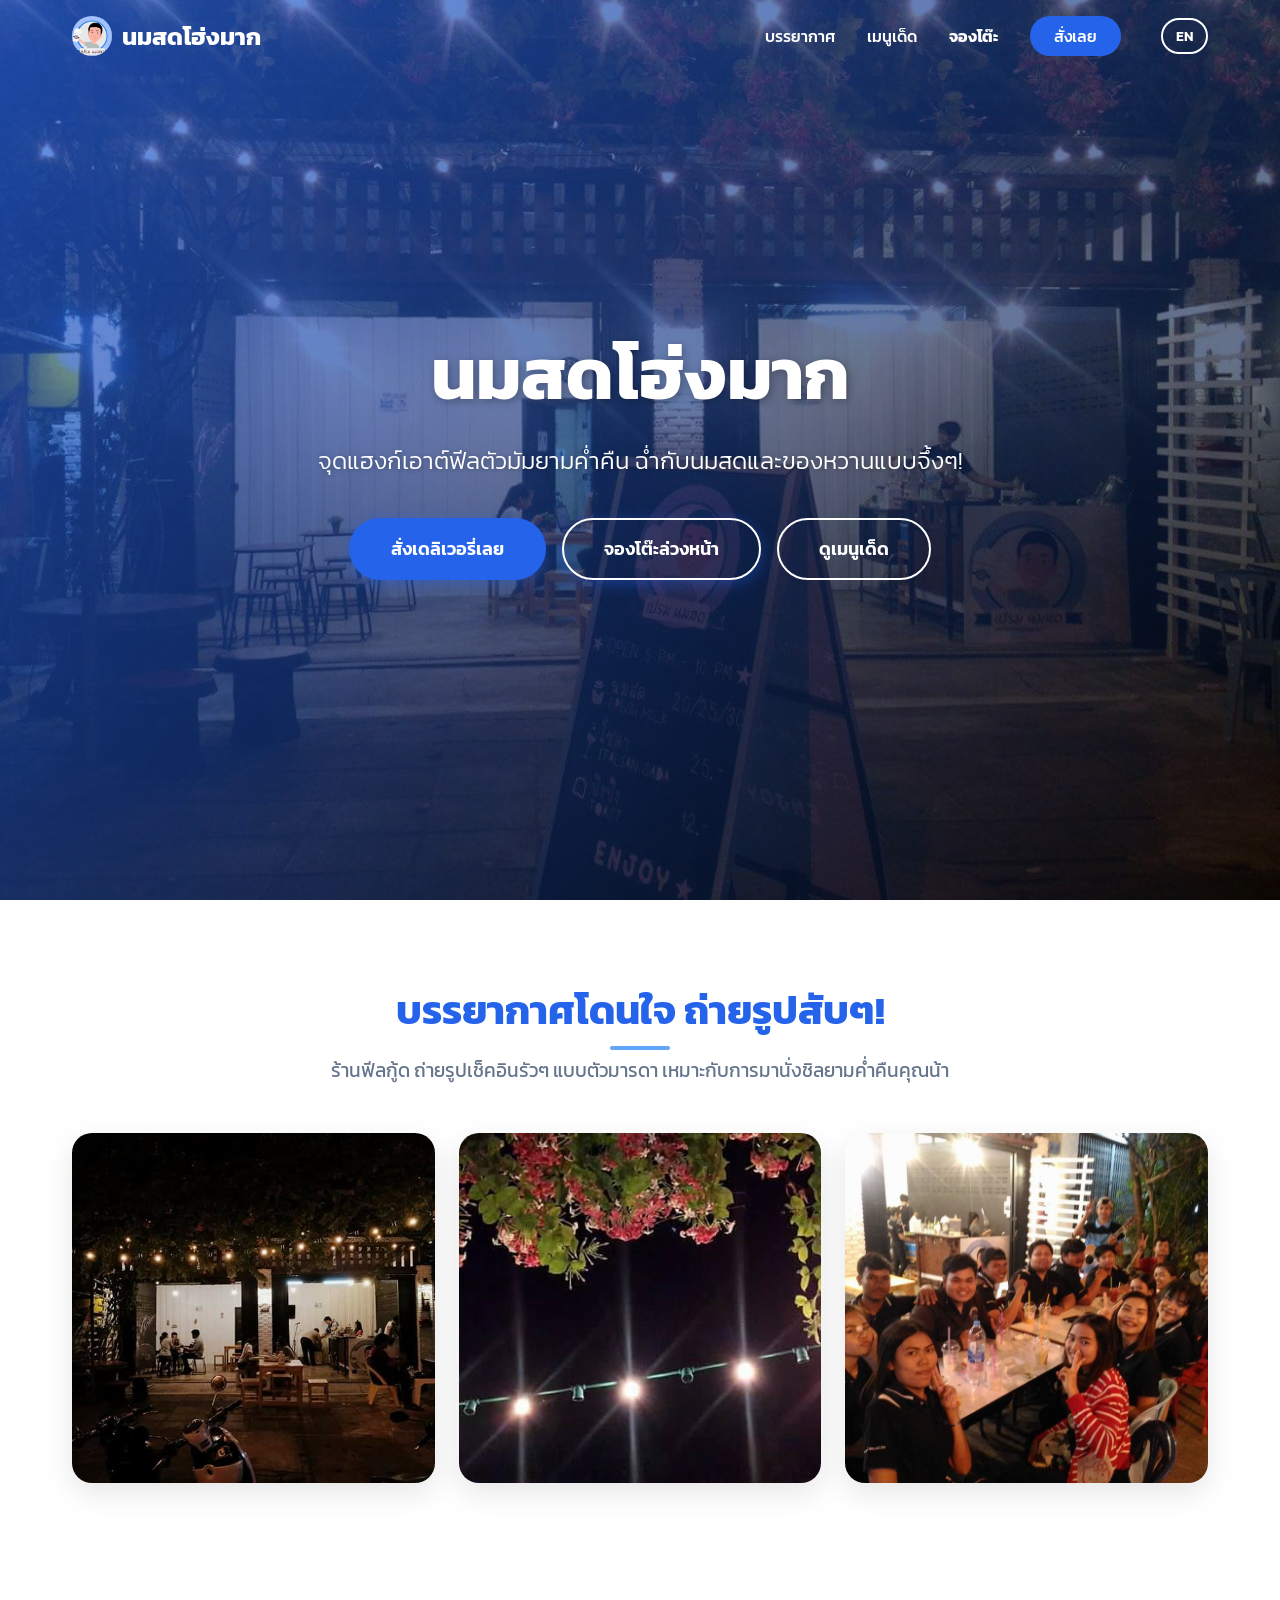
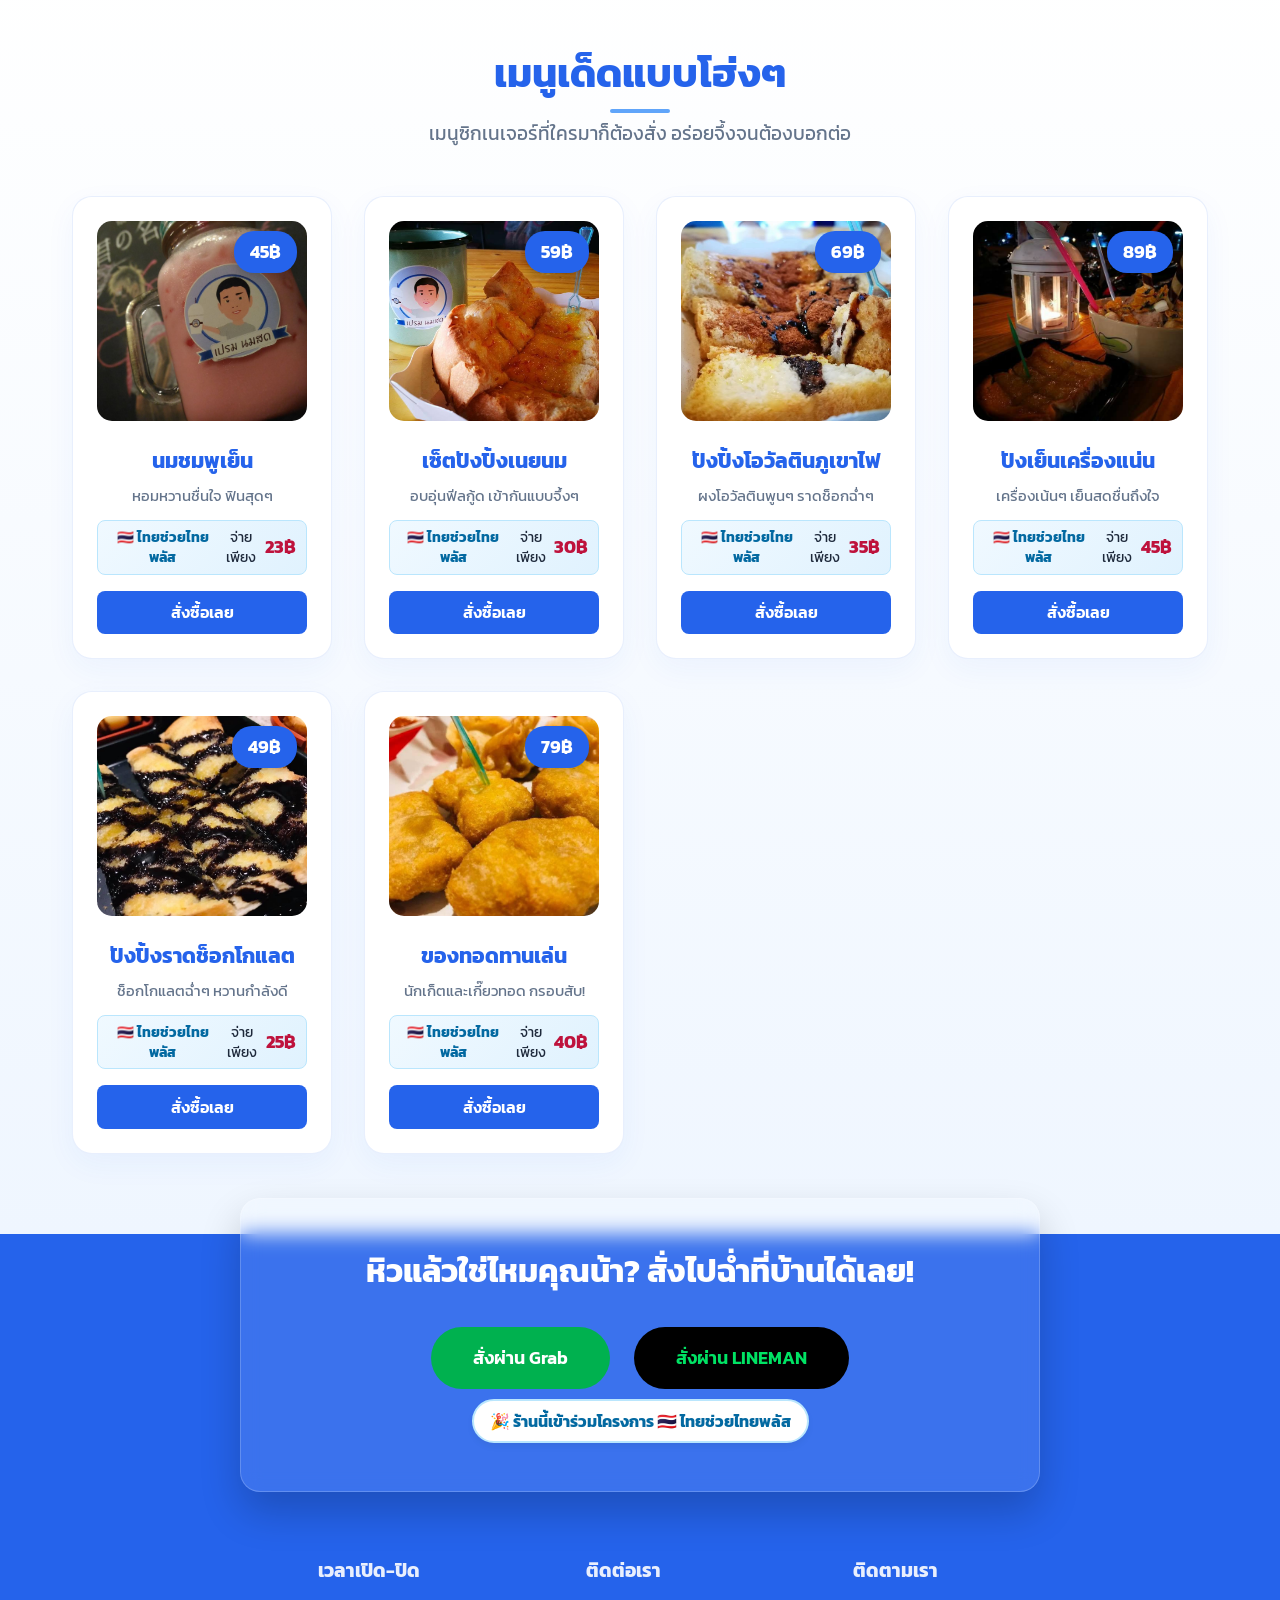
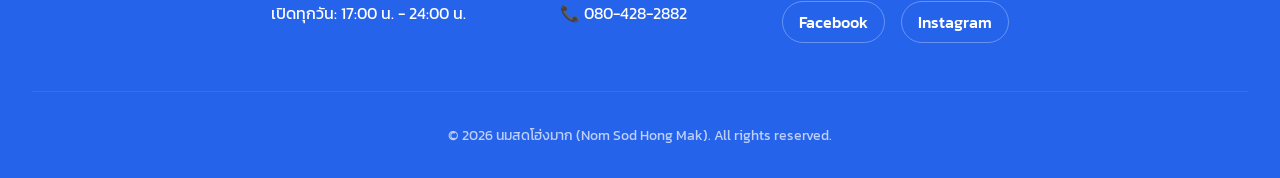
<file: index.html>
<!DOCTYPE html>
<html lang="th">
<head>
    <meta charset="UTF-8">
    <meta name="viewport" content="width=device-width, initial-scale=1.0">
    <title id="page-title">นมสดโฮ่งมาก - จุดแฮงก์เอาต์ฟีลตัวมัมยามค่ำคืน</title>
    <meta name="description" id="page-desc" content="นมสดโฮ่งมาก ร้านนมสดกลางคืนสไตล์ตัวมัม ฉ่ำกับนมสด ของหวาน และบรรยากาศสุดจึ้ง">
    <link rel="preconnect" href="https://fonts.googleapis.com">
    <link rel="preconnect" href="https://fonts.gstatic.com" crossorigin>
    <link href="https://fonts.googleapis.com/css2?family=Kanit:wght@300;400;500;600;700&display=swap" rel="stylesheet">
    <link rel="stylesheet" href="style.css">
</head>
<body>

    <!-- Navbar -->
    <nav class="navbar">
        <div class="nav-container">
            <div class="logo">
                <img src="assets/logo.png" alt="นมสดโฮ่งมาก Logo">
                <span class="translate" data-th="นมสดโฮ่งมาก" data-en="Hong Mak Fresh Milk">นมสดโฮ่งมาก</span>
            </div>
            <div class="nav-links">
                <a href="#atmosphere" class="translate" data-th="บรรยากาศ" data-en="Atmosphere">บรรยากาศ</a>
                <a href="#menu" class="translate" data-th="เมนูเด็ด" data-en="Signature Menu">เมนูเด็ด</a>
                <a href="reserve.html" class="translate" style="font-weight: bold; color: var(--pink-pastel);" data-th="จองโต๊ะ" data-en="Book a Table">จองโต๊ะ</a>
                <a href="order.html" class="nav-cta translate" data-th="สั่งเลย" data-en="Order Now">สั่งเลย</a>
                <button id="lang-toggle" class="btn-lang">EN</button>
            </div>
        </div>
    </nav>

    <!-- Hero Section -->
    <section class="hero" id="hero">
        <div class="hero-bg" style="background-image: url('assets/บรรยากาศในร้าน/493940943_2527267730945907_8741123150059989016_n.jpg');"></div>
        <div class="hero-overlay"></div>
        <div class="hero-content">
            <h1 class="hero-title translate" data-th="นมสดโฮ่งมาก" data-en="Hong Mak Fresh Milk">นมสดโฮ่งมาก</h1>
            <p class="hero-subtitle translate" data-th="จุดแฮงก์เอาต์ฟีลตัวมัมยามค่ำคืน ฉ่ำกับนมสดและของหวานแบบจึ้งๆ!" data-en="The ultimate night hangout! Slay with our fresh milk and epic desserts!">จุดแฮงก์เอาต์ฟีลตัวมัมยามค่ำคืน ฉ่ำกับนมสดและของหวานแบบจึ้งๆ!</p>
            <div class="hero-buttons">
                <a href="#footer" class="btn btn-primary pulse-animation translate" data-th="สั่งเดลิเวอรี่เลย" data-en="Order Delivery">สั่งเดลิเวอรี่เลย</a>
                <a href="reserve.html" class="btn btn-primary translate" style="background-color: var(--pink-dark); border-color: var(--pink-dark);" data-th="จองโต๊ะล่วงหน้า" data-en="Book a Table">จองโต๊ะล่วงหน้า</a>
                <a href="#menu" class="btn btn-outline translate" data-th="ดูเมนูเด็ด" data-en="View Menu">ดูเมนูเด็ด</a>
            </div>
        </div>
    </section>

    <!-- Atmosphere & Photo Spots -->
    <section class="atmosphere" id="atmosphere">
        <div class="section-container">
            <h2 class="section-title translate" data-th="บรรยากาศโดนใจ ถ่ายรูปสับๆ!" data-en="Vibe Check: Slaying Photo Spots!">บรรยากาศโดนใจ ถ่ายรูปสับๆ!</h2>
            <p class="section-desc translate" data-th="ร้านฟีลกู้ด ถ่ายรูปเช็คอินรัวๆ แบบตัวมารดา เหมาะกับการมานั่งชิลยามค่ำคืนคุณน้า" data-en="Feel-good cafe for the ultimate check-ins. Perfect for chilling out at night!">ร้านฟีลกู้ด ถ่ายรูปเช็คอินรัวๆ แบบตัวมารดา เหมาะกับการมานั่งชิลยามค่ำคืนคุณน้า</p>
            
            <div class="photo-grid">
                <div class="photo-item">
                    <img src="assets/บรรยากาศในร้าน/461514505_2344750892530926_8616067714999523478_n.jpg" alt="มุมถ่ายรูป 1">
                </div>
                <div class="photo-item">
                    <img src="assets/บรรยากาศในร้าน/492518988_2527277434278270_2006123765050258299_n.jpg" alt="มุมถ่ายรูป 2">
                </div>
                <div class="photo-item">
                    <img src="assets/บรรยากาศในร้าน/492549908_2527277360944944_1235157329857653281_n.jpg" alt="มุมถ่ายรูป 3">
                </div>
            </div>
        </div>
    </section>

    <!-- Menu Highlights -->
    <section class="menu" id="menu">
        <div class="section-container">
            <h2 class="section-title translate" data-th="เมนูเด็ดแบบโฮ่งๆ" data-en="Epic Signature Menu">เมนูเด็ดแบบโฮ่งๆ</h2>
            <p class="section-desc translate" data-th="เมนูซิกเนเจอร์ที่ใครมาก็ต้องสั่ง อร่อยจึ้งจนต้องบอกต่อ" data-en="Must-try signature items that are so good you'll tell everyone!">เมนูซิกเนเจอร์ที่ใครมาก็ต้องสั่ง อร่อยจึ้งจนต้องบอกต่อ</p>
            
            <div class="menu-cards">
                <!-- Item 1 -->
                <div class="card">
                    <div class="card-img-wrapper">
                        <div class="price-tag">45฿</div>
                        <img src="assets/เมนูร้าน/493473120_2528534147485932_1438962868243656304_n.jpg" alt="นมชมพูเย็น">
                    </div>
                    <div class="card-content">
                        <h3 class="translate" data-th="นมชมพูเย็น" data-en="Iced Pink Milk">นมชมพูเย็น</h3>
                        <p class="translate" data-th="หอมหวานชื่นใจ ฟินสุดๆ" data-en="Sweet and refreshing!">หอมหวานชื่นใจ ฟินสุดๆ</p>
                        <div class="tct-badge">
                            <span class="tct-logo">🇹🇭 ไทยช่วยไทยพลัส</span>
                            <span class="translate" data-th="จ่ายเพียง" data-en="Pay only">จ่ายเพียง</span> <span class="tct-price">23฿</span>
                        </div>
                        <button class="btn-order translate" onclick="window.location.href='order.html'" data-th="สั่งซื้อเลย" data-en="Order Now">สั่งซื้อเลย</button>
                    </div>
                </div>
                <!-- Item 2 -->
                <div class="card">
                    <div class="card-img-wrapper">
                        <div class="price-tag">59฿</div>
                        <img src="assets/เมนูร้าน/492412841_2527023350970345_4918805182070823305_n.jpg" alt="เซ็ตปังปิ้งและนม">
                    </div>
                    <div class="card-content">
                        <h3 class="translate" data-th="เซ็ตปังปิ้งเนยนม" data-en="Butter Toast Set">เซ็ตปังปิ้งเนยนม</h3>
                        <p class="translate" data-th="อบอุ่นฟีลกู้ด เข้ากันแบบจึ้งๆ" data-en="Heartwarming and perfectly matched!">อบอุ่นฟีลกู้ด เข้ากันแบบจึ้งๆ</p>
                        <div class="tct-badge">
                            <span class="tct-logo">🇹🇭 ไทยช่วยไทยพลัส</span>
                            <span class="translate" data-th="จ่ายเพียง" data-en="Pay only">จ่ายเพียง</span> <span class="tct-price">30฿</span>
                        </div>
                        <button class="btn-order translate" onclick="window.location.href='order.html'" data-th="สั่งซื้อเลย" data-en="Order Now">สั่งซื้อเลย</button>
                    </div>
                </div>
                <!-- Item 3 -->
                <div class="card">
                    <div class="card-img-wrapper">
                        <div class="price-tag">69฿</div>
                        <img src="assets/เมนูร้าน/493540617_2527023530970327_8570458719034524791_n.jpg" alt="ปังปิ้งโอวัลตินภูเขาไฟ">
                    </div>
                    <div class="card-content">
                        <h3 class="translate" data-th="ปังปิ้งโอวัลตินภูเขาไฟ" data-en="Ovaltine Volcano Toast">ปังปิ้งโอวัลตินภูเขาไฟ</h3>
                        <p class="translate" data-th="ผงโอวัลตินพูนๆ ราดช็อกฉ่ำๆ" data-en="Loaded with Ovaltine powder and chocolate!">ผงโอวัลตินพูนๆ ราดช็อกฉ่ำๆ</p>
                        <div class="tct-badge">
                            <span class="tct-logo">🇹🇭 ไทยช่วยไทยพลัส</span>
                            <span class="translate" data-th="จ่ายเพียง" data-en="Pay only">จ่ายเพียง</span> <span class="tct-price">35฿</span>
                        </div>
                        <button class="btn-order translate" onclick="window.location.href='order.html'" data-th="สั่งซื้อเลย" data-en="Order Now">สั่งซื้อเลย</button>
                    </div>
                </div>
                <!-- Item 4 -->
                <div class="card">
                    <div class="card-img-wrapper">
                        <div class="price-tag">89฿</div>
                        <img src="assets/เมนูร้าน/492846847_2529634777375869_7035050521733813971_n.jpg" alt="ปังเย็นเครื่องแน่น">
                    </div>
                    <div class="card-content">
                        <h3 class="translate" data-th="ปังเย็นเครื่องแน่น" data-en="Loaded Shaved Ice">ปังเย็นเครื่องแน่น</h3>
                        <p class="translate" data-th="เครื่องเน้นๆ เย็นสดชื่นถึงใจ" data-en="Packed with toppings, super refreshing!">เครื่องเน้นๆ เย็นสดชื่นถึงใจ</p>
                        <div class="tct-badge">
                            <span class="tct-logo">🇹🇭 ไทยช่วยไทยพลัส</span>
                            <span class="translate" data-th="จ่ายเพียง" data-en="Pay only">จ่ายเพียง</span> <span class="tct-price">45฿</span>
                        </div>
                        <button class="btn-order translate" onclick="window.location.href='order.html'" data-th="สั่งซื้อเลย" data-en="Order Now">สั่งซื้อเลย</button>
                    </div>
                </div>
                <!-- Item 5 -->
                <div class="card">
                    <div class="card-img-wrapper">
                        <div class="price-tag">49฿</div>
                        <img src="assets/เมนูร้าน/44318093_775478239458207_3282462492936110080_n.jpg" alt="ปังปิ้งราดช็อกโกแลต">
                    </div>
                    <div class="card-content">
                        <h3 class="translate" data-th="ปังปิ้งราดช็อกโกแลต" data-en="Chocolate Drizzled Toast">ปังปิ้งราดช็อกโกแลต</h3>
                        <p class="translate" data-th="ช็อกโกแลตฉ่ำๆ หวานกำลังดี" data-en="Juicy chocolate, perfectly sweet!">ช็อกโกแลตฉ่ำๆ หวานกำลังดี</p>
                        <div class="tct-badge">
                            <span class="tct-logo">🇹🇭 ไทยช่วยไทยพลัส</span>
                            <span class="translate" data-th="จ่ายเพียง" data-en="Pay only">จ่ายเพียง</span> <span class="tct-price">25฿</span>
                        </div>
                        <button class="btn-order translate" onclick="window.location.href='order.html'" data-th="สั่งซื้อเลย" data-en="Order Now">สั่งซื้อเลย</button>
                    </div>
                </div>
                <!-- Item 6 -->
                <div class="card">
                    <div class="card-img-wrapper">
                        <div class="price-tag">79฿</div>
                        <img src="assets/เมนูร้าน/44342331_775477832791581_5534039281854578688_n.jpg" alt="ของทอดทานเล่น">
                    </div>
                    <div class="card-content">
                        <h3 class="translate" data-th="ของทอดทานเล่น" data-en="Fried Snacks Combo">ของทอดทานเล่น</h3>
                        <p class="translate" data-th="นักเก็ตและเกี๊ยวทอด กรอบสับ!" data-en="Crispy nuggets and fried wontons!">นักเก็ตและเกี๊ยวทอด กรอบสับ!</p>
                        <div class="tct-badge">
                            <span class="tct-logo">🇹🇭 ไทยช่วยไทยพลัส</span>
                            <span class="translate" data-th="จ่ายเพียง" data-en="Pay only">จ่ายเพียง</span> <span class="tct-price">40฿</span>
                        </div>
                        <button class="btn-order translate" onclick="window.location.href='order.html'" data-th="สั่งซื้อเลย" data-en="Order Now">สั่งซื้อเลย</button>
                    </div>
                </div>
            </div>
        </div>
    </section>

    <!-- Footer & Delivery CTA -->
    <footer class="footer" id="footer">
        <div class="footer-cta-box glass-panel">
            <h2 class="translate" data-th="หิวแล้วใช่ไหมคุณน้า? สั่งไปฉ่ำที่บ้านได้เลย!" data-en="Hungry? Order delivery and enjoy at home!">หิวแล้วใช่ไหมคุณน้า? สั่งไปฉ่ำที่บ้านได้เลย!</h2>
            <div class="delivery-buttons">
                <a href="#" class="btn btn-grab translate" data-th="สั่งผ่าน Grab" data-en="Order via Grab">สั่งผ่าน Grab</a>
                <a href="#" class="btn btn-lineman translate" data-th="สั่งผ่าน LINEMAN" data-en="Order via LINEMAN">สั่งผ่าน LINEMAN</a>
            </div>
            <div class="tct-footer-badge">
                🎉 <span class="translate" data-th="ร้านนี้เข้าร่วมโครงการ" data-en="Participating in">ร้านนี้เข้าร่วมโครงการ</span> 🇹🇭 ไทยช่วยไทยพลัส
            </div>
        </div>
        
        <div class="footer-info">
            <div class="info-group">
                <h3 class="translate" data-th="เวลาเปิด-ปิด" data-en="Opening Hours">เวลาเปิด-ปิด</h3>
                <p class="translate" data-th="เปิดทุกวัน: 17:00 น. - 24:00 น." data-en="Open Daily: 5:00 PM - Midnight">เปิดทุกวัน: 17:00 น. - 24:00 น.</p>
            </div>
            <div class="info-group">
                <h3 class="translate" data-th="ติดต่อเรา" data-en="Contact Us">ติดต่อเรา</h3>
                <p>📞 080-428-2882</p>
            </div>
            <div class="info-group">
                <h3 class="translate" data-th="ติดตามเรา" data-en="Follow Us">ติดตามเรา</h3>
                <div class="social-links">
                    <a href="#">Facebook</a>
                    <a href="#">Instagram</a>
                </div>
            </div>
        </div>
        <p class="copyright translate" data-th="&copy; 2026 นมสดโฮ่งมาก (Nom Sod Hong Mak). All rights reserved." data-en="&copy; 2026 Hong Mak Fresh Milk. All rights reserved.">&copy; 2026 นมสดโฮ่งมาก (Nom Sod Hong Mak). All rights reserved.</p>
    </footer>

    <script src="script.js"></script>
</body>
</html>
</file>
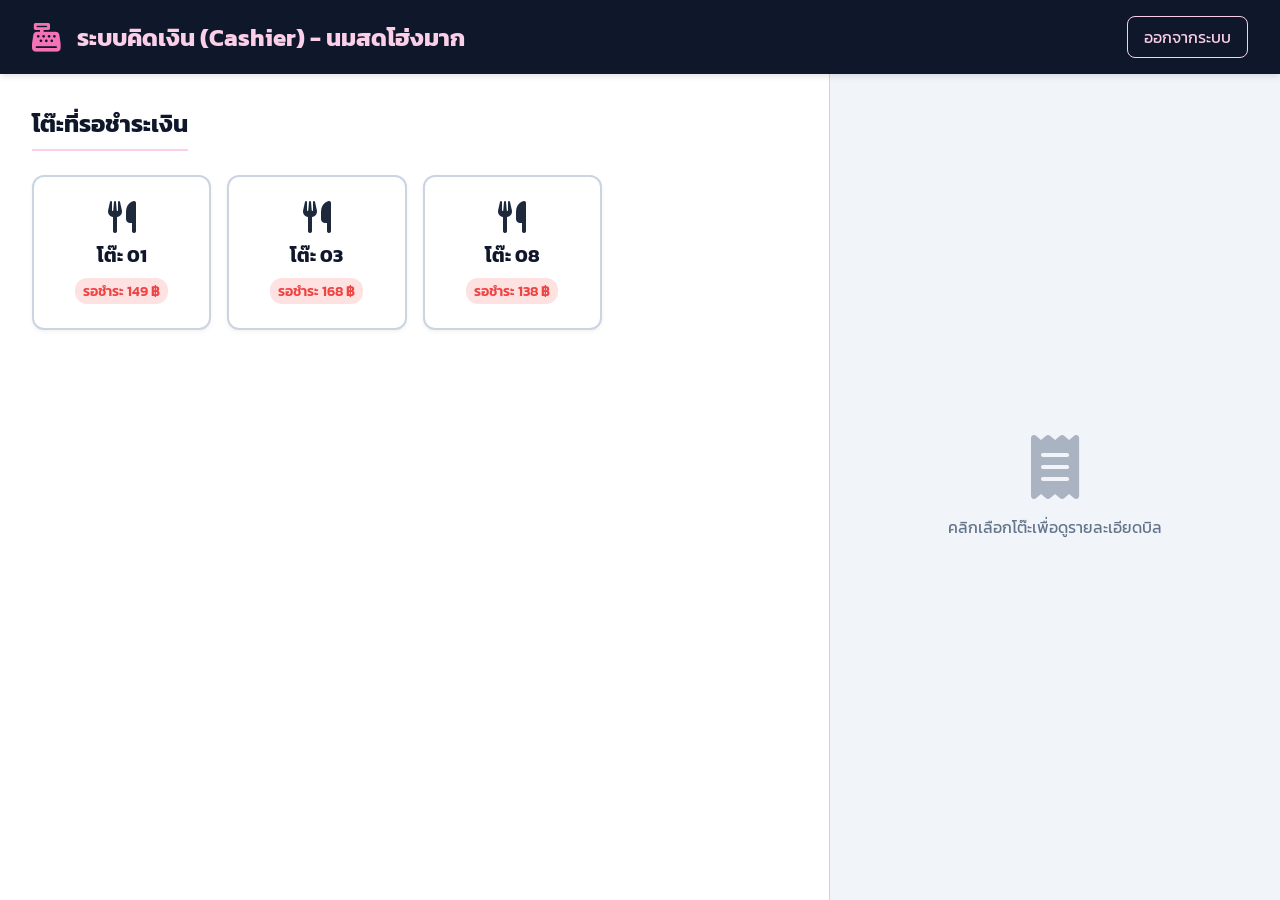
<file: cashier.html>
<!DOCTYPE html>
<html lang="th">
<head>
    <meta charset="UTF-8">
    <meta name="viewport" content="width=device-width, initial-scale=1.0">
    <title>Cashier Dashboard - นมสดโฮ่งมาก</title>
    <link href="https://fonts.googleapis.com/css2?family=Kanit:wght@300;400;500;600;700&display=swap" rel="stylesheet">
    <link rel="stylesheet" href="cashier.css">
    <link rel="stylesheet" href="https://cdnjs.cloudflare.com/ajax/libs/font-awesome/6.4.0/css/all.min.css">
</head>
<body>
    <header class="cashier-header">
        <div class="header-title">
            <i class="fa-solid fa-cash-register"></i>
            <h1>ระบบคิดเงิน (Cashier) - นมสดโฮ่งมาก</h1>
        </div>
        <a href="index.html" class="btn-logout">ออกจากระบบ</a>
    </header>

    <main class="cashier-container">
        <!-- Tables List -->
        <section class="tables-section">
            <h2>โต๊ะที่รอชำระเงิน</h2>
            <div class="tables-grid" id="tables-grid">
                <!-- JS injected tables -->
            </div>
        </section>

        <!-- Billing Detail (Right Panel) -->
        <section class="billing-section" id="billing-section">
            <div class="empty-bill-msg" id="empty-bill-msg">
                <i class="fa-solid fa-receipt"></i>
                <p>คลิกเลือกโต๊ะเพื่อดูรายละเอียดบิล</p>
            </div>
            
            <div class="bill-detail" id="bill-detail" style="display: none;">
                <div class="bill-header">
                    <h2>บิลเรียกเก็บเงิน</h2>
                    <span class="table-tag" id="bill-table-no">โต๊ะ --</span>
                </div>
                
                <div class="bill-items" id="bill-items">
                    <!-- JS injected items -->
                </div>

                <div class="bill-summary">
                    <div class="summary-row">
                        <span>ยอดรวมอาหารและเครื่องดื่ม</span>
                        <span id="bill-subtotal">0 ฿</span>
                    </div>
                    <div class="summary-row total">
                        <span>ยอดสุทธิ (Total)</span>
                        <span id="bill-total">0 ฿</span>
                    </div>
                </div>

                <div class="bill-actions">
                    <button class="btn-pay" id="btn-pay" onclick="markAsPaid()">
                        <i class="fa-solid fa-check"></i> ชำระเงินเรียบร้อย
                    </button>
                    <button class="btn-print" onclick="window.print()">
                        <i class="fa-solid fa-print"></i> พิมพ์ใบเสร็จ
                    </button>
                </div>
            </div>
        </section>
    </main>

    <script src="cashier.js"></script>
</body>
</html>
</file>
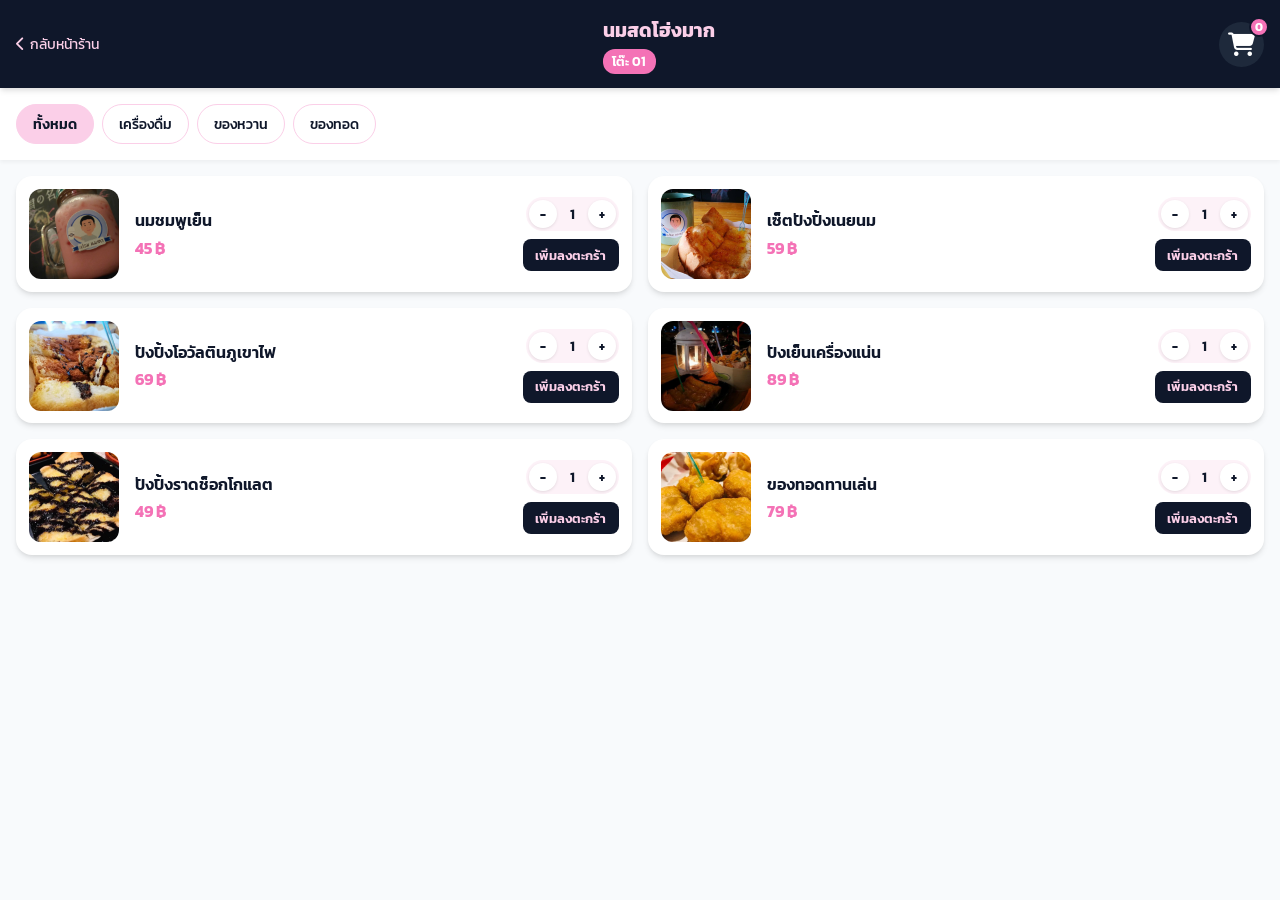
<file: order.html>
<!DOCTYPE html>
<html lang="th">
<head>
    <meta charset="UTF-8">
    <meta name="viewport" content="width=device-width, initial-scale=1.0">
    <title>สั่งอาหาร - นมสดโฮ่งมาก</title>
    <link href="https://fonts.googleapis.com/css2?family=Kanit:wght@300;400;500;600;700&display=swap" rel="stylesheet">
    <link rel="stylesheet" href="order.css">
    <!-- FontAwesome for icons -->
    <link rel="stylesheet" href="https://cdnjs.cloudflare.com/ajax/libs/font-awesome/6.4.0/css/all.min.css">
</head>
<body>
    <!-- Sticky Header -->
    <header class="order-header">
        <a href="index.html" class="back-btn" style="color: var(--pink-pastel); text-decoration: none; font-size: 0.9rem; display: flex; align-items: center; gap: 0.3rem;"><i class="fa-solid fa-chevron-left"></i> กลับหน้าร้าน</a>
        <div class="header-info">
            <h1 class="shop-name">นมสดโฮ่งมาก</h1>
            <span class="table-badge">โต๊ะ 01</span>
        </div>
        <div class="cart-icon-wrapper" id="cart-btn">
            <i class="fa-solid fa-cart-shopping"></i>
            <span class="cart-count" id="cart-count">0</span>
        </div>
    </header>

    <!-- Category Bar -->
    <nav class="category-bar">
        <button class="cat-btn active" data-category="all">ทั้งหมด</button>
        <button class="cat-btn" data-category="drinks">เครื่องดื่ม</button>
        <button class="cat-btn" data-category="sweets">ของหวาน</button>
        <button class="cat-btn" data-category="fried">ของทอด</button>
    </nav>

    <!-- Product List -->
    <main class="product-list" id="product-list">
        <!-- Rendered by JS -->
    </main>

    <!-- Cart Modal -->
    <div class="cart-modal-overlay" id="cart-modal">
        <div class="cart-modal-content">
            <div class="cart-header">
                <h2><i class="fa-solid fa-basket-shopping"></i> ตะกร้าสินค้าของคุณ</h2>
                <button class="close-btn" id="close-cart"><i class="fa-solid fa-xmark"></i></button>
            </div>
            <div class="cart-items" id="cart-items">
                <!-- Cart items rendered by JS -->
                <div class="empty-cart-msg">ยังไม่มีรายการอาหารในตะกร้า</div>
            </div>
            <div class="cart-footer">
                <div class="cart-total">
                    <span>ยอดรวมทั้งหมด:</span>
                    <span class="total-price" id="total-price">0 ฿</span>
                </div>
                <button class="confirm-order-btn" id="confirm-order-btn" disabled>ยืนยันสั่งอาหาร</button>
            </div>
        </div>
    </div>

    <script src="order.js"></script>
</body>
</html>
</file>
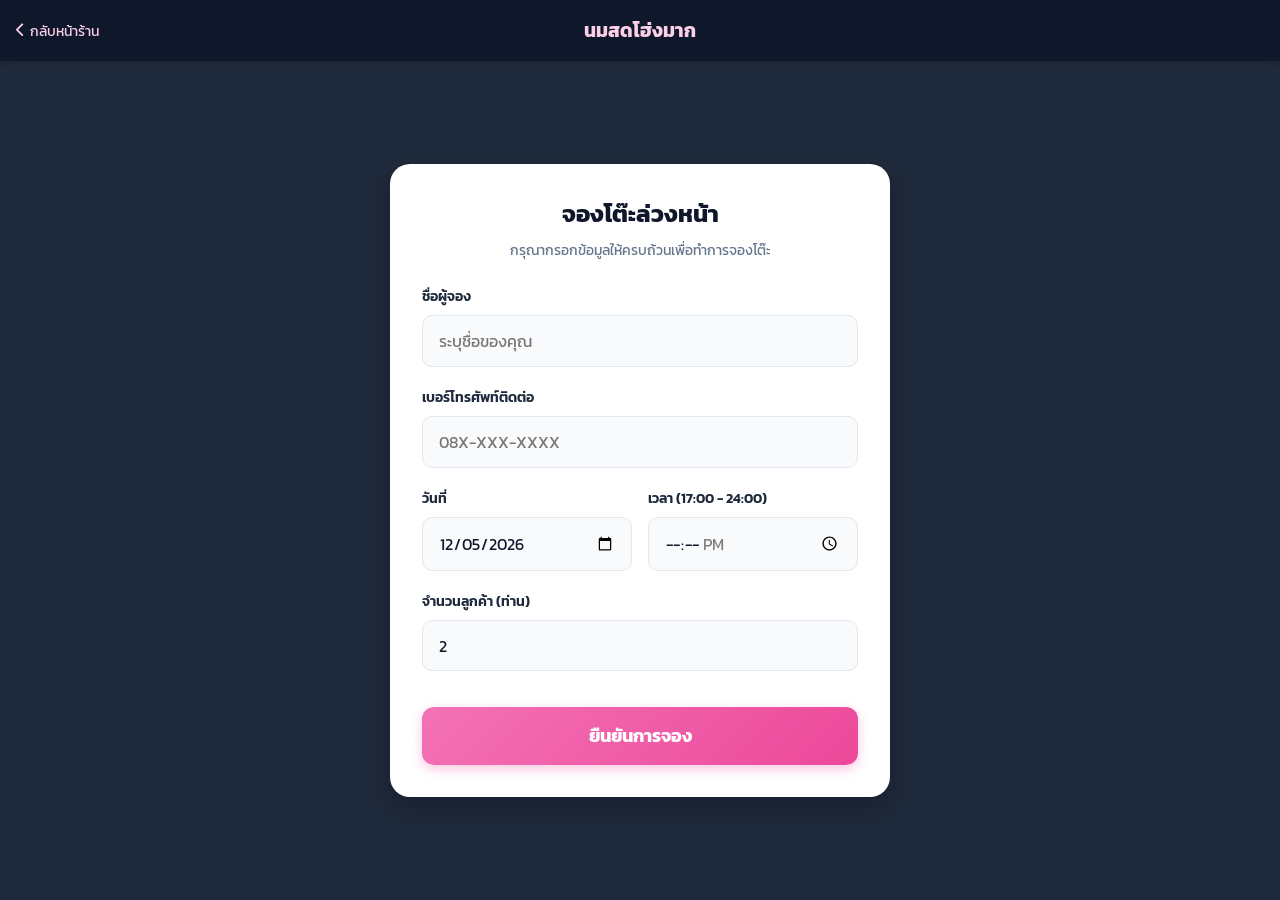
<file: reserve.html>
<!DOCTYPE html>
<html lang="th">
<head>
    <meta charset="UTF-8">
    <meta name="viewport" content="width=device-width, initial-scale=1.0">
    <title>จองโต๊ะ - นมสดโฮ่งมาก</title>
    <link href="https://fonts.googleapis.com/css2?family=Kanit:wght@300;400;500;600;700&display=swap" rel="stylesheet">
    <link rel="stylesheet" href="reserve.css">
    <link rel="stylesheet" href="https://cdnjs.cloudflare.com/ajax/libs/font-awesome/6.4.0/css/all.min.css">
</head>
<body>
    <!-- Header -->
    <header class="reserve-header">
        <a href="index.html" class="back-btn"><i class="fa-solid fa-chevron-left"></i> กลับหน้าร้าน</a>
        <h1 class="shop-name">นมสดโฮ่งมาก</h1>
    </header>

    <main class="reserve-container">
        <div class="reserve-card">
            <div class="card-header">
                <h2>จองโต๊ะล่วงหน้า</h2>
                <p>กรุณากรอกข้อมูลให้ครบถ้วนเพื่อทำการจองโต๊ะ</p>
            </div>
            <form id="reserve-form">
                <div class="form-group">
                    <label for="name">ชื่อผู้จอง</label>
                    <input type="text" id="name" name="name" placeholder="ระบุชื่อของคุณ" required>
                </div>
                
                <div class="form-group">
                    <label for="phone">เบอร์โทรศัพท์ติดต่อ</label>
                    <input type="tel" id="phone" name="phone" placeholder="08X-XXX-XXXX" pattern="[0-9]{10}" required>
                </div>

                <div class="form-row">
                    <div class="form-group half">
                        <label for="date">วันที่</label>
                        <input type="date" id="date" name="date" required>
                    </div>
                    <div class="form-group half">
                        <label for="time">เวลา (17:00 - 24:00)</label>
                        <input type="time" id="time" name="time" min="17:00" max="23:59" required>
                    </div>
                </div>

                <div class="form-group">
                    <label for="guests">จำนวนลูกค้า (ท่าน)</label>
                    <input type="number" id="guests" name="guests" min="1" max="20" value="2" required>
                </div>

                <button type="submit" class="submit-btn" id="submit-btn">ยืนยันการจอง</button>
            </form>
        </div>
    </main>

    <!-- Success Modal -->
    <div class="success-modal-overlay" id="success-modal">
        <div class="success-modal-content">
            <div class="success-icon"><i class="fa-solid fa-circle-check"></i></div>
            <h3>จองโต๊ะสำเร็จ!</h3>
            <p>ระบบได้รับข้อมูลการจองของคุณเรียบร้อยแล้ว<br>เจอกันที่ร้าน "นมสดโฮ่งมาก" นะครับ 🥳</p>
            <div class="summary-box">
                <p><strong>ชื่อ:</strong> <span id="summary-name"></span></p>
                <p><strong>วันที่:</strong> <span id="summary-date"></span></p>
                <p><strong>เวลา:</strong> <span id="summary-time"></span> น.</p>
                <p><strong>จำนวน:</strong> <span id="summary-guests"></span> ท่าน</p>
            </div>
            <button class="btn-home" onclick="window.location.href='index.html'">กลับสู่หน้าหลัก</button>
        </div>
    </div>

    <script src="reserve.js"></script>
</body>
</html>
</file>
<file: style.css>
/* CSS Variables for Color Palette */
:root {
    --primary-blue: #2563eb;
    --primary-blue-hover: #1d4ed8;
    --secondary-blue: #60a5fa;
    --light-blue: #eff6ff;
    --white: #ffffff;
    --text-dark: #1e293b;
    --text-light: #64748b;
    --glass-bg: rgba(255, 255, 255, 0.85);
    --glass-border: rgba(255, 255, 255, 0.3);
}

/* Base Styles */
* {
    margin: 0;
    padding: 0;
    box-sizing: border-box;
    font-family: 'Kanit', sans-serif;
}

html {
    scroll-behavior: smooth;
}

body {
    background-color: var(--light-blue);
    color: var(--text-dark);
    overflow-x: hidden;
}

/* Typography */
h1, h2, h3 {
    color: var(--primary-blue);
}

/* Utility Classes */
.section-container {
    max-width: 1200px;
    margin: 0 auto;
    padding: 5rem 2rem;
    text-align: center;
}

.section-title {
    font-size: 2.5rem;
    font-weight: 700;
    margin-bottom: 1rem;
    position: relative;
    display: inline-block;
}

.section-title::after {
    content: '';
    position: absolute;
    bottom: -10px;
    left: 50%;
    transform: translateX(-50%);
    width: 60px;
    height: 4px;
    background-color: var(--secondary-blue);
    border-radius: 2px;
}

.section-desc {
    color: var(--text-light);
    font-size: 1.2rem;
    margin-bottom: 3rem;
}

/* Buttons */
.btn {
    display: inline-block;
    padding: 1rem 2.5rem;
    border-radius: 50px;
    font-weight: 600;
    font-size: 1.1rem;
    text-decoration: none;
    transition: all 0.3s ease;
    cursor: pointer;
    border: 2px solid transparent;
}

.btn-primary {
    background-color: var(--primary-blue);
    color: var(--white);
    box-shadow: 0 4px 15px rgba(37, 99, 235, 0.4);
}

.btn-primary:hover {
    background-color: var(--primary-blue-hover);
    transform: translateY(-3px);
    box-shadow: 0 6px 20px rgba(37, 99, 235, 0.6);
}

.btn-outline {
    background-color: transparent;
    color: var(--white);
    border-color: var(--white);
}

.btn-outline:hover {
    background-color: var(--white);
    color: var(--primary-blue);
}

.btn-grab {
    background-color: #00B14F;
    color: white;
}

.btn-grab:hover {
    background-color: #008f40;
    transform: translateY(-3px);
}

.btn-lineman {
    background-color: #000000;
    color: #00E364;
}

.btn-lineman:hover {
    background-color: #222222;
    transform: translateY(-3px);
}

.pulse-animation {
    animation: pulse 2s infinite;
}

@keyframes pulse {
    0% { transform: scale(1); box-shadow: 0 0 0 0 rgba(37, 99, 235, 0.7); }
    70% { transform: scale(1.05); box-shadow: 0 0 0 15px rgba(37, 99, 235, 0); }
    100% { transform: scale(1); box-shadow: 0 0 0 0 rgba(37, 99, 235, 0); }
}

/* Navbar */
.navbar {
    position: fixed;
    top: 0;
    width: 100%;
    z-index: 1000;
    transition: all 0.3s ease;
    padding: 1rem 0;
}

.navbar.scrolled {
    background: var(--glass-bg);
    backdrop-filter: blur(10px);
    box-shadow: 0 4px 20px rgba(0, 0, 0, 0.05);
    padding: 0.5rem 0;
}

.nav-container {
    max-width: 1200px;
    margin: 0 auto;
    padding: 0 2rem;
    display: flex;
    justify-content: space-between;
    align-items: center;
}

.logo {
    display: flex;
    align-items: center;
    gap: 10px;
    font-size: 1.5rem;
    font-weight: 700;
    color: var(--primary-blue);
}

.logo img {
    height: 40px;
    width: 40px;
    border-radius: 50%;
    object-fit: cover;
}

.nav-links {
    display: flex;
    gap: 2rem;
    align-items: center;
}

.nav-links a {
    text-decoration: none;
    color: var(--text-dark);
    font-weight: 500;
    transition: color 0.3s;
}

.nav-links a:hover {
    color: var(--primary-blue);
}

.nav-cta {
    background-color: var(--primary-blue);
    color: var(--white) !important;
    padding: 0.5rem 1.5rem;
    border-radius: 50px;
}

.nav-cta:hover {
    background-color: var(--primary-blue-hover);
}

.btn-lang {
    background: transparent;
    border: 2px solid var(--primary-blue);
    color: var(--primary-blue);
    border-radius: 20px;
    padding: 0.3rem 0.8rem;
    font-size: 0.9rem;
    font-weight: 600;
    cursor: pointer;
    transition: all 0.3s;
    margin-left: 0.5rem;
}

.btn-lang:hover {
    background: var(--primary-blue);
    color: var(--white);
}

.navbar:not(.scrolled) .btn-lang {
    border-color: var(--white);
    color: var(--white);
}

.navbar:not(.scrolled) .btn-lang:hover {
    background: var(--white);
    color: var(--primary-blue);
}

/* Hero Section */
.hero {
    position: relative;
    height: 100vh;
    display: flex;
    align-items: center;
    justify-content: center;
    text-align: center;
    overflow: hidden;
}

.hero-bg {
    position: absolute;
    top: 0;
    left: 0;
    width: 100%;
    height: 100%;
    background-size: cover;
    background-position: center;
    z-index: 1;
    transform: scale(1.1);
    animation: slowZoom 20s infinite alternate;
}

@keyframes slowZoom {
    from { transform: scale(1); }
    to { transform: scale(1.1); }
}

.hero-overlay {
    position: absolute;
    top: 0;
    left: 0;
    width: 100%;
    height: 100%;
    background: linear-gradient(135deg, rgba(37,99,235,0.7) 0%, rgba(0,0,0,0.6) 100%);
    z-index: 2;
}

.hero-content {
    position: relative;
    z-index: 3;
    color: var(--white);
    max-width: 800px;
    padding: 0 2rem;
}

.hero-title {
    font-size: 4.5rem;
    font-weight: 700;
    margin-bottom: 1rem;
    color: var(--white);
    text-shadow: 2px 2px 10px rgba(0,0,0,0.3);
}

.hero-subtitle {
    font-size: 1.5rem;
    margin-bottom: 2.5rem;
    font-weight: 300;
    text-shadow: 1px 1px 5px rgba(0,0,0,0.3);
}

.hero-buttons {
    display: flex;
    gap: 1rem;
    justify-content: center;
}

/* Atmosphere Section */
.atmosphere {
    background-color: var(--white);
}

.photo-grid {
    display: grid;
    grid-template-columns: repeat(auto-fit, minmax(300px, 1fr));
    gap: 1.5rem;
    margin-top: 2rem;
}

.photo-item {
    position: relative;
    border-radius: 20px;
    overflow: hidden;
    height: 350px;
    box-shadow: 0 10px 30px rgba(0,0,0,0.1);
    cursor: pointer;
}

.photo-item img {
    width: 100%;
    height: 100%;
    object-fit: cover;
    transition: transform 0.5s ease;
}

.photo-item:hover img {
    transform: scale(1.1);
}

/* Menu Section */
.menu {
    background: linear-gradient(180deg, var(--white) 0%, var(--light-blue) 100%);
}

.menu-cards {
    display: grid;
    grid-template-columns: repeat(auto-fit, minmax(250px, 1fr));
    gap: 2rem;
    margin-top: 2rem;
}

.card {
    background: var(--white);
    border-radius: 20px;
    padding: 1.5rem;
    box-shadow: 0 10px 30px rgba(37, 99, 235, 0.05);
    transition: all 0.3s ease;
    border: 1px solid rgba(37, 99, 235, 0.1);
}

.card:hover {
    transform: translateY(-10px);
    box-shadow: 0 15px 40px rgba(37, 99, 235, 0.15);
}

.card-img-wrapper {
    width: 100%;
    height: 200px;
    border-radius: 15px;
    overflow: hidden;
    margin-bottom: 1.5rem;
    position: relative;
}

.price-tag {
    position: absolute;
    top: 10px;
    right: 10px;
    background-color: var(--primary-blue);
    color: var(--white);
    padding: 0.5rem 1rem;
    border-radius: 20px;
    font-weight: 700;
    font-size: 1.1rem;
    box-shadow: 0 4px 10px rgba(0,0,0,0.2);
    z-index: 2;
}

.tct-badge {
    margin-top: 0.8rem;
    padding: 0.4rem 0.6rem;
    background: linear-gradient(135deg, #f0f9ff 0%, #e0f2fe 100%);
    border: 1px solid #bae6fd;
    border-radius: 8px;
    display: flex;
    justify-content: space-between;
    align-items: center;
    font-size: 0.85rem;
}

.tct-logo {
    font-weight: 700;
    color: #0369a1;
    display: flex;
    align-items: center;
    gap: 4px;
}

.tct-price {
    color: #be123c;
    font-weight: 700;
    font-size: 1.1rem;
}

.tct-footer-badge {
    display: inline-block;
    background: #fff;
    padding: 0.5rem 1rem;
    border-radius: 30px;
    border: 2px solid #bae6fd;
    font-weight: bold;
    color: #0369a1;
    margin-top: 10px;
    box-shadow: 0 4px 6px rgba(0,0,0,0.05);
}

.btn-order {
    width: 100%;
    margin-top: 1rem;
    padding: 0.6rem;
    background-color: var(--primary-blue);
    color: var(--white);
    border: none;
    border-radius: 8px;
    font-weight: 600;
    cursor: pointer;
    transition: background-color 0.3s;
    font-size: 1rem;
}

.btn-order:hover {
    background-color: var(--primary-blue-hover);
}

.card-img-wrapper img {
    width: 100%;
    height: 100%;
    object-fit: cover;
    transition: transform 0.5s ease;
}

.card:hover .card-img-wrapper img {
    transform: scale(1.05);
}

.card-content h3 {
    font-size: 1.3rem;
    margin-bottom: 0.5rem;
}

.card-content p {
    color: var(--text-light);
    font-size: 0.95rem;
}

/* Footer Section */
.footer {
    background-color: var(--primary-blue);
    color: var(--white);
    padding: 4rem 2rem 2rem;
    text-align: center;
    position: relative;
}

.glass-panel {
    background: rgba(255, 255, 255, 0.1);
    backdrop-filter: blur(10px);
    -webkit-backdrop-filter: blur(10px);
    border: 1px solid rgba(255, 255, 255, 0.2);
    border-radius: 20px;
    padding: 3rem 2rem;
    max-width: 800px;
    margin: -100px auto 4rem;
    position: relative;
    z-index: 10;
    box-shadow: 0 20px 40px rgba(0,0,0,0.2);
}

.footer-cta-box h2 {
    color: var(--white);
    margin-bottom: 2rem;
    font-size: 2rem;
}

.delivery-buttons {
    display: flex;
    justify-content: center;
    gap: 1.5rem;
    flex-wrap: wrap;
}

.footer-info {
    display: flex;
    justify-content: space-around;
    flex-wrap: wrap;
    max-width: 800px;
    margin: 0 auto 3rem;
    gap: 2rem;
}

.info-group h3 {
    color: var(--white);
    font-size: 1.2rem;
    margin-bottom: 1rem;
    opacity: 0.9;
}

.social-links {
    display: flex;
    gap: 1rem;
    justify-content: center;
}

.social-links a {
    color: var(--white);
    text-decoration: none;
    font-weight: 500;
    border: 1px solid rgba(255,255,255,0.3);
    padding: 0.5rem 1rem;
    border-radius: 50px;
    transition: all 0.3s;
}

.social-links a:hover {
    background-color: var(--white);
    color: var(--primary-blue);
}

.copyright {
    opacity: 0.7;
    font-size: 0.9rem;
    border-top: 1px solid rgba(255,255,255,0.1);
    padding-top: 2rem;
}

/* Responsive Design */
@media (max-width: 768px) {
    .hero-title {
        font-size: 3rem;
    }
    .hero-subtitle {
        font-size: 1.2rem;
    }
    .hero-buttons {
        flex-direction: column;
    }
    .nav-links {
        display: none;
    }
    .footer-cta-box {
        margin: -80px auto 3rem;
        padding: 2rem 1rem;
    }
    .section-title {
        font-size: 2rem;
    }
}
</file>
<file: cashier.css>
:root {
    --navy: #0f172a;
    --navy-light: #1e293b;
    --pink-pastel: #fbcfe8;
    --pink-light: #fdf2f8;
    --pink-dark: #f472b6;
    --white: #ffffff;
    --gray-bg: #f1f5f9;
    --gray-text: #64748b;
    --gray-border: #cbd5e1;
    --success: #10b981;
    --shadow: 0 4px 6px -1px rgba(0, 0, 0, 0.1);
}

* { margin: 0; padding: 0; box-sizing: border-box; font-family: 'Kanit', sans-serif; }

body { background-color: var(--gray-bg); color: var(--navy); display: flex; flex-direction: column; height: 100vh; overflow: hidden; }

/* Header */
.cashier-header { background-color: var(--navy); color: var(--pink-pastel); padding: 1rem 2rem; display: flex; justify-content: space-between; align-items: center; box-shadow: var(--shadow); z-index: 10; }
.header-title { display: flex; align-items: center; gap: 1rem; }
.header-title h1 { font-size: 1.5rem; }
.header-title i { font-size: 1.8rem; color: var(--pink-dark); }
.btn-logout { background: none; border: 1px solid var(--pink-pastel); color: var(--pink-pastel); padding: 0.5rem 1rem; border-radius: 8px; text-decoration: none; transition: 0.3s; }
.btn-logout:hover { background: var(--pink-pastel); color: var(--navy); }

/* Main layout */
.cashier-container { display: flex; flex: 1; overflow: hidden; }

/* Tables Section (Left) */
.tables-section { flex: 1; padding: 2rem; overflow-y: auto; border-right: 1px solid var(--gray-border); background: var(--white); }
.tables-section h2 { margin-bottom: 1.5rem; color: var(--navy); border-bottom: 2px solid var(--pink-pastel); padding-bottom: 0.5rem; display: inline-block; }
.tables-grid { display: grid; grid-template-columns: repeat(auto-fill, minmax(150px, 1fr)); gap: 1rem; }
.table-card { background: var(--white); border: 2px solid var(--gray-border); border-radius: 12px; padding: 1.5rem; text-align: center; cursor: pointer; transition: 0.2s; box-shadow: 0 2px 4px rgba(0,0,0,0.05); }
.table-card:hover { border-color: var(--pink-pastel); transform: translateY(-3px); box-shadow: var(--shadow); }
.table-card.active { border-color: var(--pink-dark); background: var(--pink-light); }
.table-icon { font-size: 2rem; color: var(--navy-light); margin-bottom: 0.5rem; }
.table-name { font-size: 1.2rem; font-weight: 700; color: var(--navy); }
.table-status { font-size: 0.85rem; color: #ef4444; font-weight: 600; margin-top: 0.5rem; background: #fee2e2; padding: 0.2rem 0.5rem; border-radius: 12px; display: inline-block; }

/* Billing Section (Right) */
.billing-section { width: 450px; background: var(--gray-bg); padding: 2rem; display: flex; flex-direction: column; overflow-y: auto; }
.empty-bill-msg { height: 100%; display: flex; flex-direction: column; justify-content: center; align-items: center; color: var(--gray-text); text-align: center; }
.empty-bill-msg i { font-size: 4rem; margin-bottom: 1rem; opacity: 0.5; }
.bill-detail { background: var(--white); border-radius: 16px; padding: 2rem; box-shadow: var(--shadow); flex: 1; display: flex; flex-direction: column; }
.bill-header { display: flex; justify-content: space-between; align-items: center; border-bottom: 2px dashed var(--gray-border); padding-bottom: 1rem; margin-bottom: 1.5rem; }
.table-tag { background: var(--navy); color: var(--white); padding: 0.3rem 1rem; border-radius: 20px; font-weight: 700; }
.bill-items { flex: 1; margin-bottom: 1.5rem; }
.bill-item { display: flex; justify-content: space-between; margin-bottom: 0.8rem; font-size: 0.95rem; }
.item-name { flex: 1; }
.item-qty { width: 40px; text-align: center; color: var(--gray-text); }
.item-price { width: 70px; text-align: right; font-weight: 600; }
.bill-summary { border-top: 2px dashed var(--gray-border); padding-top: 1rem; margin-bottom: 2rem; }
.summary-row { display: flex; justify-content: space-between; margin-bottom: 0.5rem; font-size: 1rem; }
.summary-row.total { font-size: 1.5rem; font-weight: 700; color: var(--pink-dark); margin-top: 1rem; border-top: 1px solid var(--gray-border); padding-top: 1rem; }
.bill-actions { display: flex; gap: 1rem; flex-direction: column; }
.btn-pay { background: var(--success); color: var(--white); border: none; padding: 1rem; border-radius: 12px; font-size: 1.1rem; font-weight: 700; cursor: pointer; transition: 0.2s; display: flex; justify-content: center; align-items: center; gap: 0.5rem; }
.btn-pay:hover { background: #059669; }
.btn-print { background: var(--white); color: var(--navy); border: 2px solid var(--navy); padding: 0.8rem; border-radius: 12px; font-size: 1rem; font-weight: 600; cursor: pointer; transition: 0.2s; display: flex; justify-content: center; align-items: center; gap: 0.5rem; }
.btn-print:hover { background: var(--navy); color: var(--white); }

@media print {
    .cashier-header, .tables-section, .btn-pay, .btn-print { display: none !important; }
    .billing-section { width: 100%; padding: 0; background: white; }
    .bill-detail { box-shadow: none; padding: 0; }
}
</file>
<file: order.css>
:root {
    --navy: #0f172a;
    --navy-light: #1e293b;
    --pink-pastel: #fbcfe8;
    --pink-light: #fdf2f8;
    --pink-dark: #f472b6;
    --white: #ffffff;
    --gray-bg: #f8fafc;
    --gray-text: #64748b;
    --shadow: 0 4px 6px -1px rgba(0, 0, 0, 0.1), 0 2px 4px -1px rgba(0, 0, 0, 0.06);
    --shadow-lg: 0 10px 15px -3px rgba(0, 0, 0, 0.1), 0 4px 6px -2px rgba(0, 0, 0, 0.05);
}

* { margin: 0; padding: 0; box-sizing: border-box; font-family: 'Kanit', sans-serif; }

body {
    background-color: var(--gray-bg);
    color: var(--navy);
    padding-bottom: 80px;
}

/* Header */
.order-header {
    position: sticky;
    top: 0;
    background-color: var(--navy);
    color: var(--pink-pastel);
    padding: 1rem;
    display: flex;
    justify-content: space-between;
    align-items: center;
    z-index: 100;
    box-shadow: var(--shadow);
}
.shop-name { font-size: 1.2rem; font-weight: 700; margin-bottom: 0.2rem; color: var(--pink-pastel); }
.table-badge { background-color: var(--pink-dark); color: var(--white); padding: 0.2rem 0.6rem; border-radius: 12px; font-size: 0.8rem; font-weight: 600; }
.cart-icon-wrapper { position: relative; font-size: 1.5rem; cursor: pointer; color: var(--white); background: var(--navy-light); padding: 0.5rem; border-radius: 50%; width: 45px; height: 45px; display: flex; justify-content: center; align-items: center; }
.cart-count { position: absolute; top: -5px; right: -5px; background-color: var(--pink-dark); color: var(--white); font-size: 0.75rem; font-weight: bold; width: 20px; height: 20px; border-radius: 50%; display: flex; justify-content: center; align-items: center; border: 2px solid var(--navy); }

/* Category Bar */
.category-bar {
    display: flex;
    overflow-x: auto;
    gap: 0.5rem;
    padding: 1rem;
    background-color: var(--white);
    box-shadow: 0 2px 4px rgba(0,0,0,0.05);
    scrollbar-width: none;
}
.category-bar::-webkit-scrollbar { display: none; }
.cat-btn {
    white-space: nowrap;
    padding: 0.5rem 1rem;
    border: 1px solid var(--pink-pastel);
    background-color: var(--white);
    color: var(--navy);
    border-radius: 20px;
    font-size: 0.9rem;
    font-weight: 500;
    cursor: pointer;
    transition: all 0.3s ease;
}
.cat-btn.active { background-color: var(--pink-pastel); color: var(--navy); border-color: var(--pink-pastel); font-weight: 600; }

/* Product List */
.product-list { padding: 1rem; display: grid; gap: 1rem; grid-template-columns: 1fr; }
@media(min-width: 600px) { .product-list { grid-template-columns: 1fr 1fr; } }
.product-card {
    background: var(--white);
    border-radius: 16px;
    padding: 0.8rem;
    display: flex;
    gap: 1rem;
    box-shadow: var(--shadow);
    align-items: center;
}
.product-img { width: 90px; height: 90px; border-radius: 12px; object-fit: cover; }
.product-info { flex: 1; }
.product-title { font-size: 1rem; font-weight: 600; color: var(--navy); margin-bottom: 0.2rem; }
.product-price { font-size: 1rem; font-weight: 700; color: var(--pink-dark); }
.product-actions { display: flex; flex-direction: column; align-items: flex-end; gap: 0.5rem; }
.qty-control { display: flex; align-items: center; gap: 0.5rem; background: var(--pink-light); border-radius: 20px; padding: 0.2rem; }
.qty-btn { width: 28px; height: 28px; border: none; background: var(--white); border-radius: 50%; font-weight: bold; color: var(--navy); cursor: pointer; box-shadow: 0 1px 3px rgba(0,0,0,0.1); }
.qty-num { font-size: 0.9rem; font-weight: 600; min-width: 15px; text-align: center; }
.add-btn { background: var(--navy); color: var(--pink-pastel); border: none; padding: 0.4rem 0.8rem; border-radius: 8px; font-size: 0.8rem; font-weight: 600; cursor: pointer; transition: transform 0.1s; }
.add-btn:active { transform: scale(0.95); }

/* Cart Modal */
.cart-modal-overlay {
    position: fixed; top: 0; left: 0; width: 100%; height: 100%;
    background: rgba(15, 23, 42, 0.5); backdrop-filter: blur(4px);
    z-index: 200; display: none; opacity: 0; transition: opacity 0.3s;
}
.cart-modal-overlay.show { display: block; opacity: 1; }
.cart-modal-content {
    position: absolute; bottom: -100%; left: 0; width: 100%;
    background: var(--white); border-radius: 24px 24px 0 0;
    padding: 1.5rem; transition: bottom 0.3s cubic-bezier(0.175, 0.885, 0.32, 1.275);
    max-height: 80vh; display: flex; flex-direction: column;
}
.cart-modal-overlay.show .cart-modal-content { bottom: 0; }
.cart-header { display: flex; justify-content: space-between; align-items: center; margin-bottom: 1rem; padding-bottom: 1rem; border-bottom: 1px solid var(--gray-bg); }
.cart-header h2 { font-size: 1.2rem; color: var(--navy); display: flex; align-items: center; gap: 0.5rem; }
.close-btn { background: none; border: none; font-size: 1.5rem; color: var(--gray-text); cursor: pointer; }
.cart-items { overflow-y: auto; flex: 1; margin-bottom: 1rem; }
.cart-item { display: flex; justify-content: space-between; align-items: center; padding: 0.8rem 0; border-bottom: 1px solid var(--pink-light); }
.cart-item-info h4 { font-size: 0.95rem; color: var(--navy); margin-bottom: 0.2rem;}
.cart-item-price { font-size: 0.85rem; color: var(--gray-text); }
.empty-cart-msg { text-align: center; color: var(--gray-text); padding: 2rem 0; }
.cart-footer { padding-top: 1rem; border-top: 2px dashed var(--pink-pastel); }
.cart-total { display: flex; justify-content: space-between; align-items: center; margin-bottom: 1rem; font-size: 1.2rem; font-weight: 700; color: var(--navy); }
.total-price { color: var(--pink-dark); font-size: 1.4rem; }
.confirm-order-btn { width: 100%; padding: 1rem; border: none; background: linear-gradient(135deg, var(--navy) 0%, var(--navy-light) 100%); color: var(--pink-pastel); font-size: 1.1rem; font-weight: 700; border-radius: 12px; cursor: pointer; box-shadow: var(--shadow); transition: transform 0.2s; }
.confirm-order-btn:disabled { background: #cbd5e1; color: #94a3b8; cursor: not-allowed; box-shadow: none; }
.confirm-order-btn:not(:disabled):active { transform: scale(0.98); }
</file>
<file: reserve.css>
:root {
    --navy: #0f172a;
    --navy-light: #1e293b;
    --pink-pastel: #fbcfe8;
    --pink-light: #fdf2f8;
    --pink-dark: #f472b6;
    --white: #ffffff;
    --gray-bg: #f8fafc;
    --gray-text: #64748b;
    --gray-border: #e2e8f0;
    --shadow: 0 4px 6px -1px rgba(0, 0, 0, 0.1), 0 2px 4px -1px rgba(0, 0, 0, 0.06);
}

* { margin: 0; padding: 0; box-sizing: border-box; font-family: 'Kanit', sans-serif; }

body {
    background-color: var(--navy-light);
    color: var(--navy);
    min-height: 100vh;
    display: flex;
    flex-direction: column;
}

/* Header */
.reserve-header {
    background-color: var(--navy);
    color: var(--pink-pastel);
    padding: 1rem;
    display: flex;
    justify-content: center;
    align-items: center;
    position: relative;
    box-shadow: var(--shadow);
}
.back-btn {
    position: absolute;
    left: 1rem;
    color: var(--pink-pastel);
    text-decoration: none;
    font-size: 0.9rem;
    display: flex;
    align-items: center;
    gap: 0.3rem;
}
.shop-name { font-size: 1.2rem; font-weight: 700; }

/* Main Container */
.reserve-container {
    flex: 1;
    padding: 2rem 1rem;
    display: flex;
    justify-content: center;
    align-items: center;
}
.reserve-card {
    background: var(--white);
    width: 100%;
    max-width: 500px;
    border-radius: 20px;
    padding: 2rem;
    box-shadow: 0 10px 25px rgba(0,0,0,0.2);
}
.card-header {
    text-align: center;
    margin-bottom: 1.5rem;
}
.card-header h2 { color: var(--navy); font-size: 1.5rem; }
.card-header p { color: var(--gray-text); font-size: 0.9rem; margin-top: 0.5rem; }

/* Form Elements */
.form-group { margin-bottom: 1.2rem; }
.form-row { display: flex; gap: 1rem; }
.form-group.half { flex: 1; }
label {
    display: block;
    margin-bottom: 0.5rem;
    font-size: 0.9rem;
    font-weight: 600;
    color: var(--navy-light);
}
input {
    width: 100%;
    padding: 0.8rem 1rem;
    border: 1px solid var(--gray-border);
    border-radius: 10px;
    font-size: 1rem;
    color: var(--navy);
    background: var(--gray-bg);
    transition: border-color 0.3s;
}
input:focus { outline: none; border-color: var(--pink-dark); background: var(--white); }

/* Submit Button */
.submit-btn {
    width: 100%;
    padding: 1rem;
    margin-top: 1rem;
    background: linear-gradient(135deg, var(--pink-dark) 0%, #ec4899 100%);
    color: var(--white);
    border: none;
    border-radius: 12px;
    font-size: 1.1rem;
    font-weight: 700;
    cursor: pointer;
    box-shadow: 0 4px 12px rgba(244, 114, 182, 0.4);
    transition: transform 0.2s, box-shadow 0.2s;
}
.submit-btn:active { transform: scale(0.98); }

/* Modal */
.success-modal-overlay {
    position: fixed; top: 0; left: 0; width: 100%; height: 100%;
    background: rgba(15, 23, 42, 0.8); backdrop-filter: blur(5px);
    z-index: 200; display: none; justify-content: center; align-items: center;
    opacity: 0; transition: opacity 0.3s;
}
.success-modal-overlay.show { display: flex; opacity: 1; }
.success-modal-content {
    background: var(--white);
    padding: 2.5rem;
    border-radius: 24px;
    text-align: center;
    width: 90%;
    max-width: 400px;
    transform: scale(0.9);
    transition: transform 0.3s cubic-bezier(0.175, 0.885, 0.32, 1.275);
}
.success-modal-overlay.show .success-modal-content { transform: scale(1); }
.success-icon { color: #10b981; font-size: 4rem; margin-bottom: 1rem; }
.success-modal-content h3 { color: var(--navy); font-size: 1.5rem; margin-bottom: 0.5rem; }
.success-modal-content p { color: var(--gray-text); font-size: 0.95rem; margin-bottom: 1.5rem; }
.summary-box {
    background: var(--gray-bg);
    border-radius: 12px;
    padding: 1rem;
    text-align: left;
    margin-bottom: 1.5rem;
    border: 1px dashed #cbd5e1;
}
.summary-box p { margin-bottom: 0.3rem; color: var(--navy); font-size: 0.9rem; }
.summary-box p strong { color: var(--navy-light); display: inline-block; width: 60px; }
.btn-home {
    width: 100%;
    padding: 0.8rem;
    background: var(--navy);
    color: var(--pink-pastel);
    border: none;
    border-radius: 10px;
    font-size: 1rem;
    font-weight: 600;
    cursor: pointer;
}
</file>
